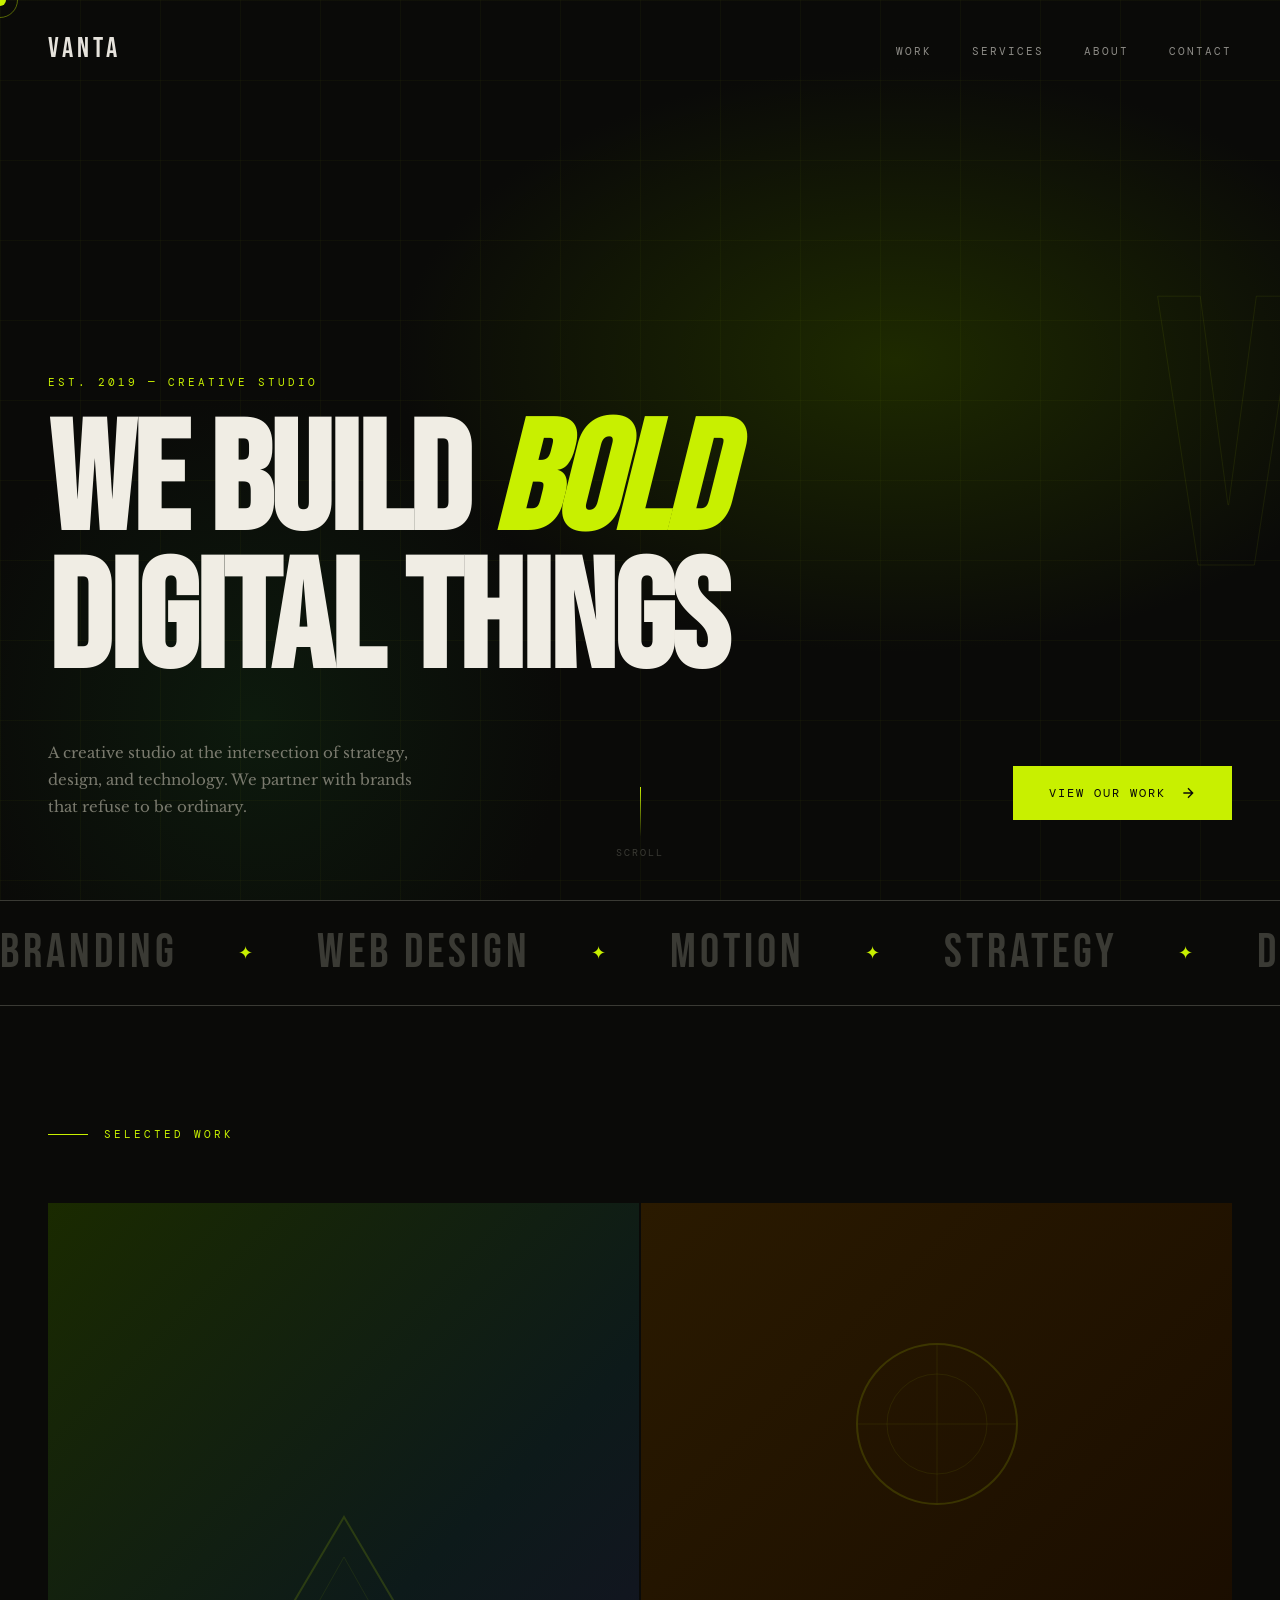
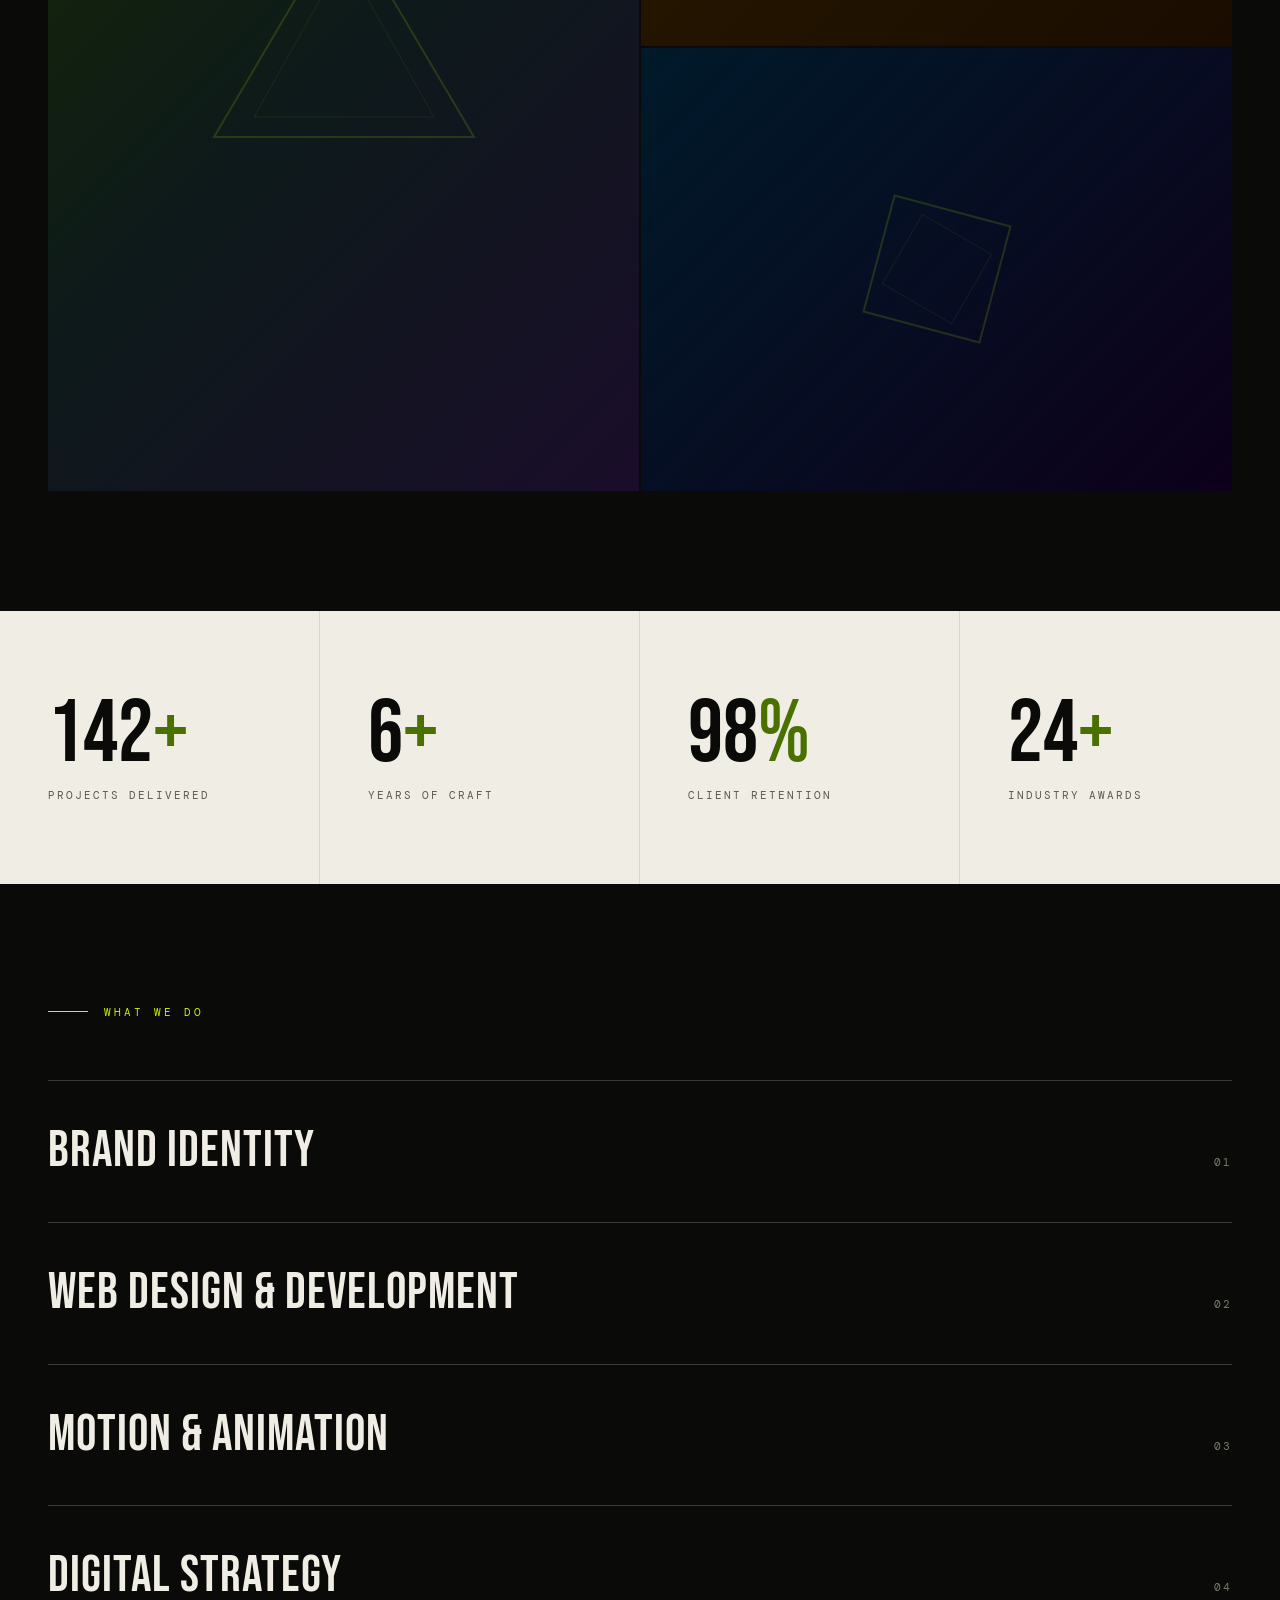
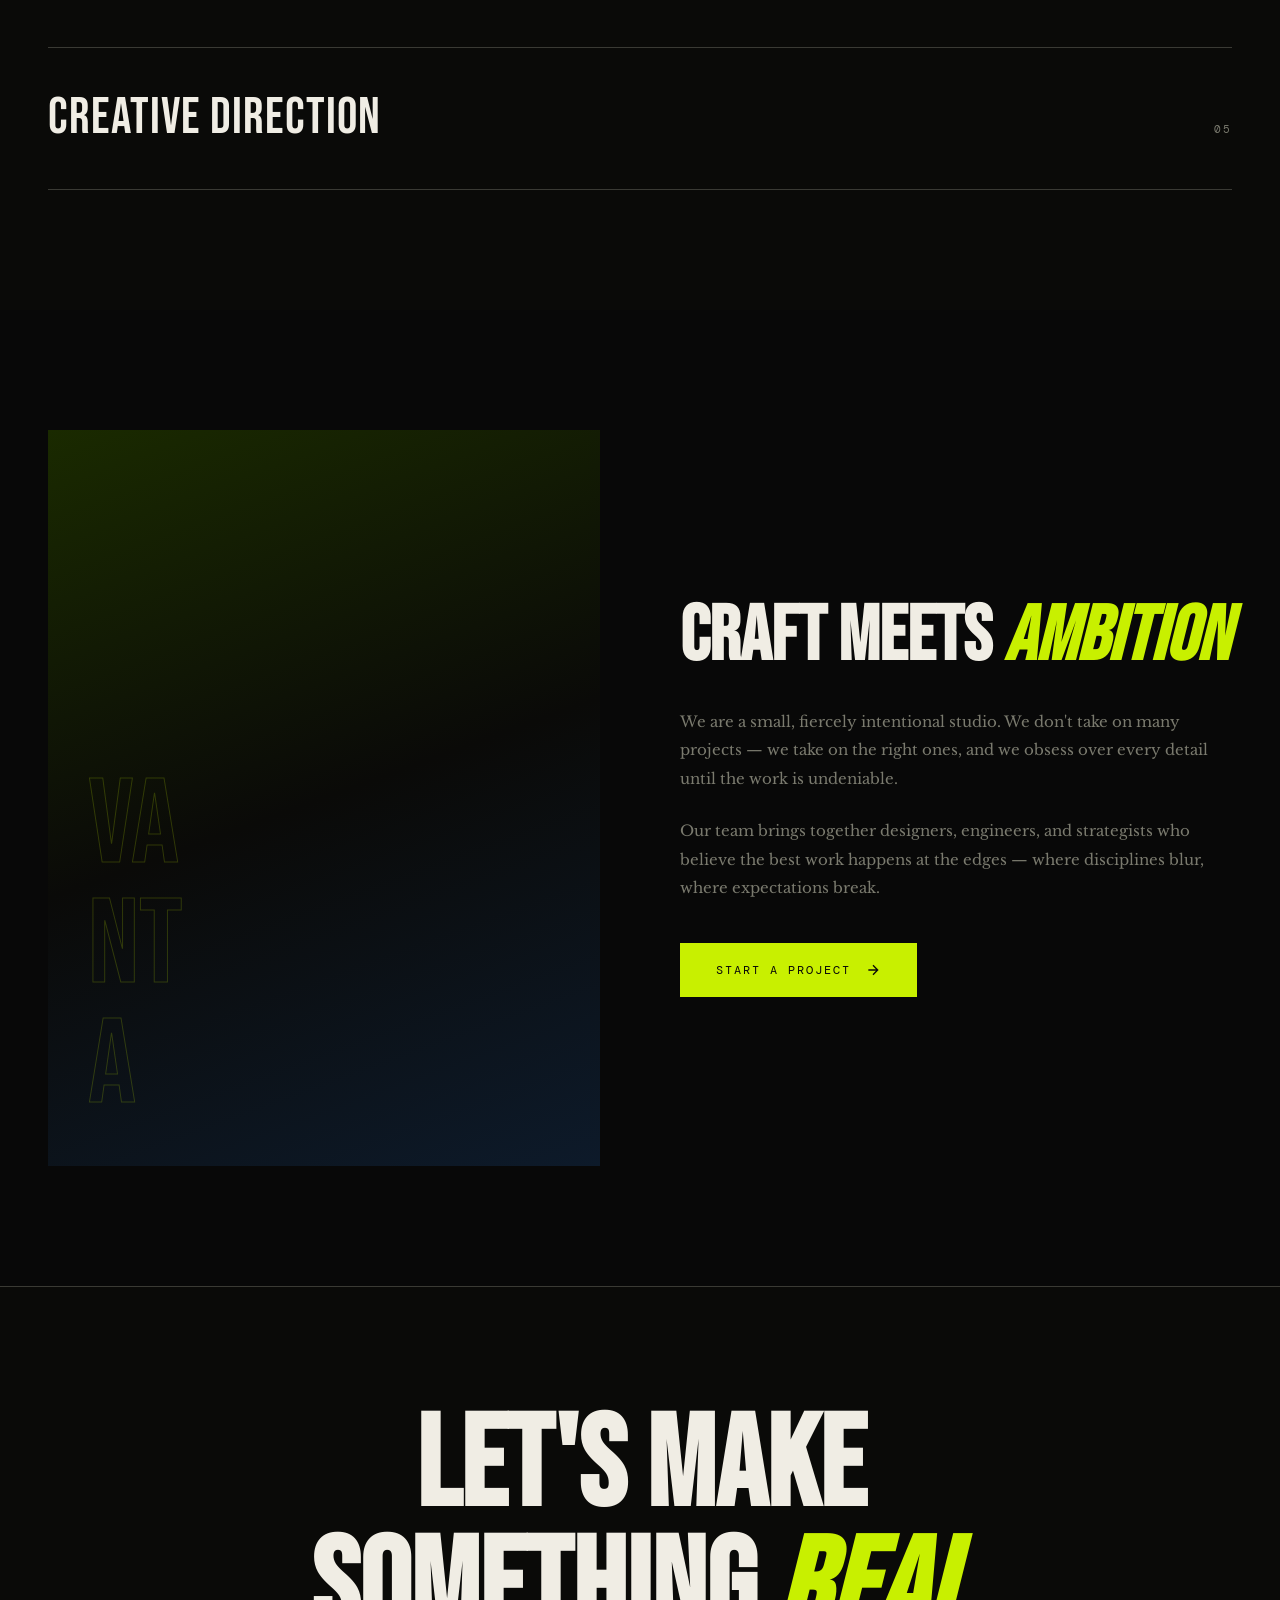
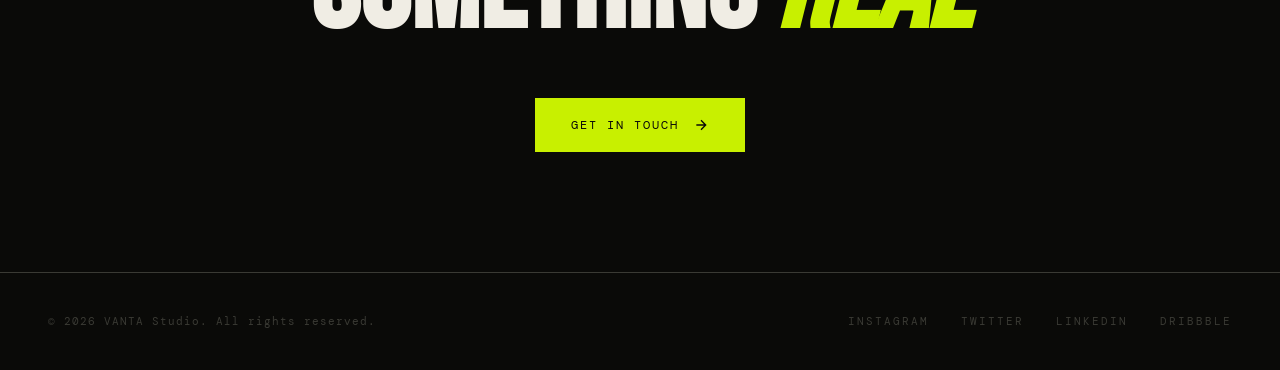
<file: index.html>
<!DOCTYPE html>
<html lang="en">
<head>
  <meta charset="UTF-8" />
  <meta name="viewport" content="width=device-width, initial-scale=1.0"/>
  <title>VANTA — Creative Studio</title>
  <link rel="preconnect" href="https://fonts.googleapis.com">
  <link href="https://fonts.googleapis.com/css2?family=Bebas+Neue&family=Libre+Baskerville:ital,wght@0,400;0,700;1,400&family=DM+Mono:wght@300;400&display=swap" rel="stylesheet">
  <link rel="stylesheet" href="css/reset.css">
  <link rel="stylesheet" href="css/variables.css">
  <link rel="stylesheet" href="css/style.css">
  <link rel="stylesheet" href="css/animations.css">
</head>
<body>

  <div class="cursor" id="cursor"></div>
  <div class="cursor-ring" id="cursorRing"></div>

  <!-- Nav -->
  <nav>
    <div class="logo">VANTA</div>
    <ul class="nav-links">
      <li><a href="#work">Work</a></li>
      <li><a href="#services">Services</a></li>
      <li><a href="#about">About</a></li>
      <li><a href="pages/contact.html">Contact</a></li>
    </ul>
    <button class="nav-toggle" id="navToggle" aria-label="Toggle menu">
      <span></span><span></span><span></span>
    </button>
  </nav>

  <!-- Mobile Menu -->
  <div class="mobile-menu" id="mobileMenu">
    <ul>
      <li><a href="#work">Work</a></li>
      <li><a href="#services">Services</a></li>
      <li><a href="#about">About</a></li>
      <li><a href="pages/contact.html">Contact</a></li>
    </ul>
  </div>

  <!-- Hero -->
  <section class="hero">
    <div class="hero-bg"></div>
    <div class="hero-grid"></div>
    <div class="big-number">V</div>
    <p class="hero-label">Est. 2019 — Creative Studio</p>
    <h1 class="hero-title">We Build <em>Bold</em><br>Digital Things</h1>
    <div class="hero-sub">
      <p class="hero-desc">A creative studio at the intersection of strategy, design, and technology. We partner with brands that refuse to be ordinary.</p>
      <a href="#work" class="cta-btn">
        View Our Work
        <svg width="16" height="16" fill="none" stroke="currentColor" stroke-width="2" viewBox="0 0 24 24"><path d="M5 12h14M12 5l7 7-7 7"/></svg>
      </a>
    </div>
    <div class="scroll-hint">
      <div class="scroll-line"></div>
      Scroll
    </div>
  </section>

  <!-- Marquee -->
  <div class="marquee-wrap">
    <div class="marquee">
      <div class="marquee-item">Branding <span>✦</span> Web Design <span>✦</span> Motion <span>✦</span> Strategy <span>✦</span> Development <span>✦</span></div>
      <div class="marquee-item">Branding <span>✦</span> Web Design <span>✦</span> Motion <span>✦</span> Strategy <span>✦</span> Development <span>✦</span></div>
    </div>
  </div>

  <!-- Work -->
  <section id="work">
    <div class="section-label">Selected Work</div>
    <div class="works-grid">
      <div class="work-card card-1">
        <div class="work-card-bg"></div>
        <div class="card-inner-pattern">
          <svg class="card-shape" width="300" height="300" viewBox="0 0 300 300">
            <polygon points="150,20 280,240 20,240" stroke="#c8f000" stroke-width="2" fill="none"/>
            <polygon points="150,60 240,220 60,220" stroke="#c8f000" stroke-width="1" fill="none" opacity="0.5"/>
          </svg>
        </div>
        <div class="work-info">
          <p class="work-tag">Branding · Identity</p>
          <h3 class="work-title">Apex Mineral Co.</h3>
        </div>
      </div>
      <div class="work-card card-2">
        <div class="work-card-bg"></div>
        <div class="card-inner-pattern">
          <svg class="card-shape" width="200" height="200" viewBox="0 0 200 200">
            <circle cx="100" cy="100" r="80" stroke="#c8f000" stroke-width="2" fill="none"/>
            <circle cx="100" cy="100" r="50" stroke="#c8f000" stroke-width="1" fill="none" opacity="0.5"/>
            <line x1="100" y1="20" x2="100" y2="180" stroke="#c8f000" stroke-width="0.5"/>
            <line x1="20" y1="100" x2="180" y2="100" stroke="#c8f000" stroke-width="0.5"/>
          </svg>
        </div>
        <div class="work-info">
          <p class="work-tag">Web · Motion</p>
          <h3 class="work-title">Orbis Finance</h3>
        </div>
      </div>
      <div class="work-card card-3">
        <div class="work-card-bg"></div>
        <div class="card-inner-pattern">
          <svg class="card-shape" width="200" height="200" viewBox="0 0 200 200">
            <rect x="40" y="40" width="120" height="120" stroke="#c8f000" stroke-width="2" fill="none" transform="rotate(15 100 100)"/>
            <rect x="60" y="60" width="80" height="80" stroke="#c8f000" stroke-width="1" fill="none" transform="rotate(30 100 100)" opacity="0.5"/>
          </svg>
        </div>
        <div class="work-info">
          <p class="work-tag">Strategy · Design</p>
          <h3 class="work-title">Realm Studios</h3>
        </div>
      </div>
    </div>
  </section>

  <!-- Stats -->
  <div class="stats reveal">
    <div class="stat-item"><div class="stat-num">142<em>+</em></div><div class="stat-desc">Projects Delivered</div></div>
    <div class="stat-item"><div class="stat-num">6<em>+</em></div><div class="stat-desc">Years of craft</div></div>
    <div class="stat-item"><div class="stat-num">98<em>%</em></div><div class="stat-desc">Client retention</div></div>
    <div class="stat-item"><div class="stat-num">24<em>+</em></div><div class="stat-desc">Industry Awards</div></div>
  </div>

  <!-- Services -->
  <section id="services">
    <div class="section-label">What We Do</div>
    <ul class="services-list">
      <li class="service-item reveal"><span class="service-name">Brand Identity</span><span class="service-num">01</span></li>
      <li class="service-item reveal" style="transition-delay:0.1s"><span class="service-name">Web Design & Development</span><span class="service-num">02</span></li>
      <li class="service-item reveal" style="transition-delay:0.2s"><span class="service-name">Motion & Animation</span><span class="service-num">03</span></li>
      <li class="service-item reveal" style="transition-delay:0.3s"><span class="service-name">Digital Strategy</span><span class="service-num">04</span></li>
      <li class="service-item reveal" style="transition-delay:0.4s"><span class="service-name">Creative Direction</span><span class="service-num">05</span></li>
    </ul>
  </section>

  <!-- About -->
  <section id="about" class="about-section">
    <div class="about-grid">
      <div class="about-visual reveal">
        <div class="about-visual-bg"></div>
        <div class="about-visual-text">VA<br>NT<br>A</div>
      </div>
      <div class="about-content reveal" style="transition-delay:0.2s">
        <h2>Craft Meets <em>Ambition</em></h2>
        <p>We are a small, fiercely intentional studio. We don't take on many projects — we take on the right ones, and we obsess over every detail until the work is undeniable.</p>
        <p>Our team brings together designers, engineers, and strategists who believe the best work happens at the edges — where disciplines blur, where expectations break.</p>
        <a href="pages/contact.html" class="cta-btn" style="margin-top:16px; display:inline-flex;">
          Start a Project
          <svg width="16" height="16" fill="none" stroke="currentColor" stroke-width="2" viewBox="0 0 24 24"><path d="M5 12h14M12 5l7 7-7 7"/></svg>
        </a>
      </div>
    </div>
  </section>

  <!-- CTA -->
  <section class="cta-section">
    <h2 class="reveal">Let's Make<br>Something <em>Real</em></h2>
    <a href="pages/contact.html" class="cta-btn reveal">
      Get In Touch
      <svg width="16" height="16" fill="none" stroke="currentColor" stroke-width="2" viewBox="0 0 24 24"><path d="M5 12h14M12 5l7 7-7 7"/></svg>
    </a>
  </section>

  <!-- Footer -->
  <footer>
    <div class="footer-copy">© 2026 VANTA Studio. All rights reserved.</div>
    <div class="footer-links">
      <a href="#">Instagram</a>
      <a href="#">Twitter</a>
      <a href="#">LinkedIn</a>
      <a href="#">Dribbble</a>
    </div>
  </footer>

  <script src="js/cursor.js"></script>
  <script src="js/animations.js"></script>
  <script src="js/nav.js"></script>
</body>
</html>
</file>
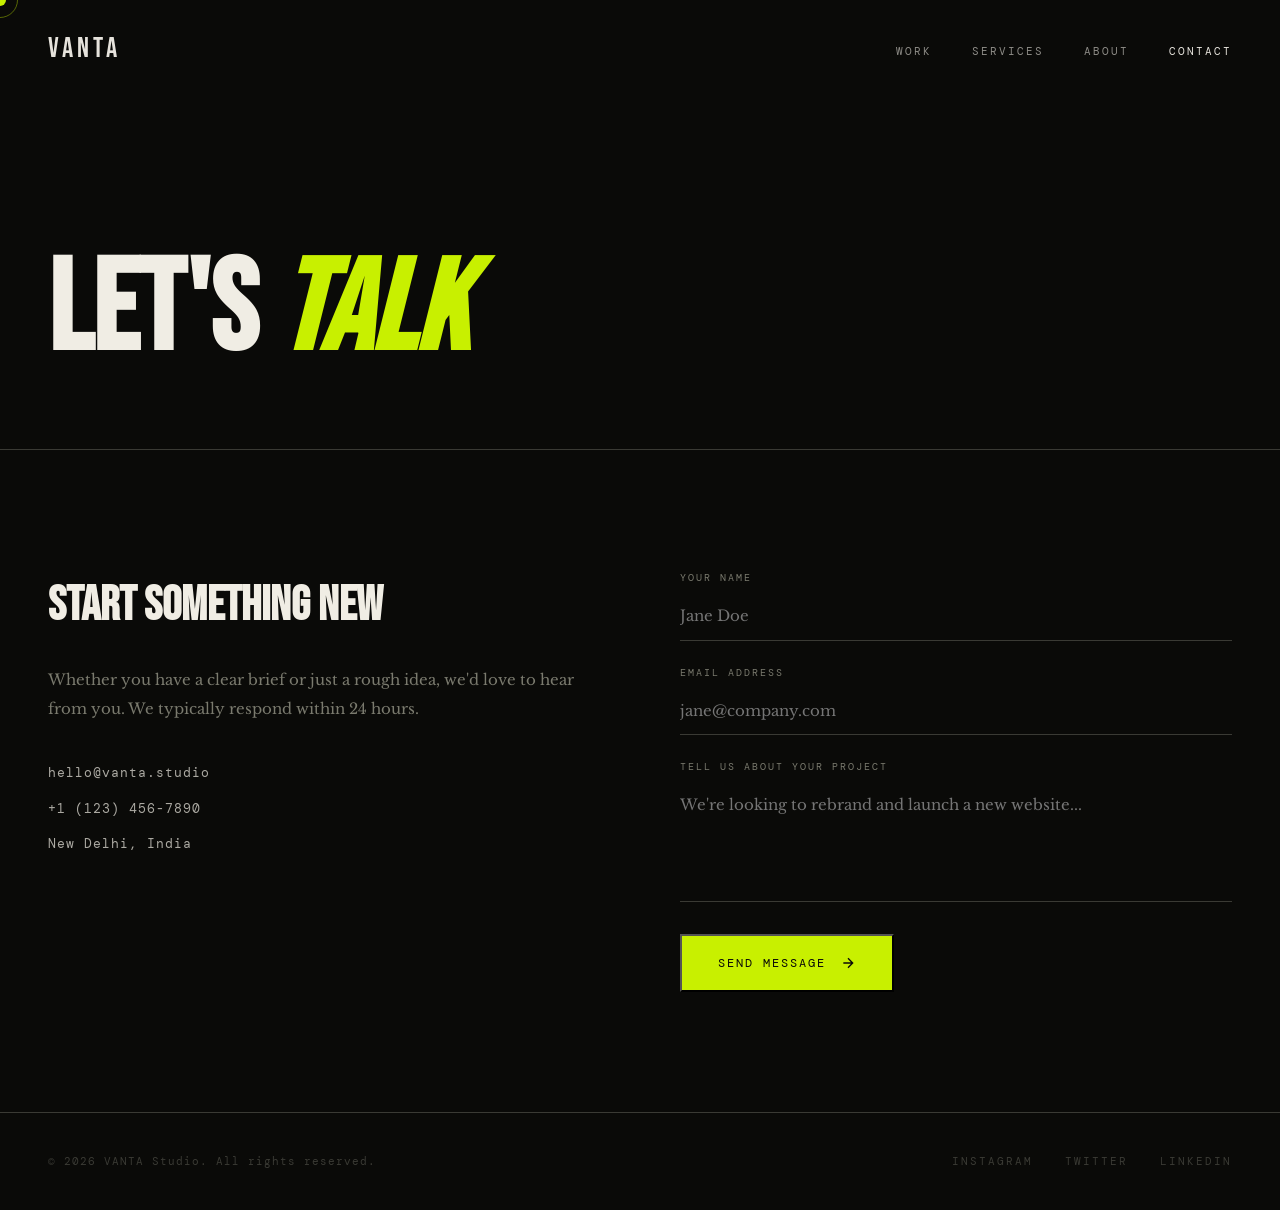
<file: pages/contact.html>
<!DOCTYPE html>
<html lang="en">
<head>
  <meta charset="UTF-8" />
  <meta name="viewport" content="width=device-width, initial-scale=1.0"/>
  <title>Contact — VANTA Studio</title>
  <link rel="preconnect" href="https://fonts.googleapis.com">
  <link href="https://fonts.googleapis.com/css2?family=Bebas+Neue&family=Libre+Baskerville:ital,wght@0,400;0,700;1,400&family=DM+Mono:wght@300;400&display=swap" rel="stylesheet">
  <link rel="stylesheet" href="../css/reset.css">
  <link rel="stylesheet" href="../css/variables.css">
  <link rel="stylesheet" href="../css/style.css">
  <link rel="stylesheet" href="../css/animations.css">
  <style>
    .contact-hero {
      min-height: 50vh;
      display: flex;
      flex-direction: column;
      justify-content: flex-end;
      padding: 0 var(--section-pad-h) 80px;
      border-bottom: 1px solid var(--muted);
    }
    .contact-hero h1 {
      font-family: var(--font-display);
      font-size: clamp(72px, 10vw, 160px);
      line-height: 0.9;
      animation: fadeUp 0.9s 0.3s both;
    }
    .contact-hero h1 em { color: var(--accent); font-style: italic; }

    .contact-grid {
      display: grid;
      grid-template-columns: 1fr 1fr;
      gap: 80px;
      padding: var(--section-pad-v) var(--section-pad-h);
    }

    .contact-info h2 {
      font-family: var(--font-display);
      font-size: 48px;
      margin-bottom: 24px;
    }
    .contact-info p {
      font-size: 15px;
      line-height: 1.9;
      color: var(--mid);
      margin-bottom: 40px;
    }
    .contact-detail {
      display: flex;
      flex-direction: column;
      gap: 16px;
    }
    .contact-detail a {
      font-family: var(--font-mono);
      font-size: 13px;
      letter-spacing: 1px;
      color: var(--fg);
      opacity: 0.7;
      transition: opacity 0.2s, color 0.2s;
    }
    .contact-detail a:hover { opacity: 1; color: var(--accent); }

    .contact-form {
      display: flex;
      flex-direction: column;
      gap: 24px;
    }
    .form-group {
      display: flex;
      flex-direction: column;
      gap: 8px;
    }
    .form-group label {
      font-family: var(--font-mono);
      font-size: 10px;
      letter-spacing: 2px;
      text-transform: uppercase;
      color: var(--mid);
    }
    .form-group input,
    .form-group textarea {
      background: transparent;
      border: none;
      border-bottom: 1px solid var(--muted);
      padding: 12px 0;
      color: var(--fg);
      font-family: var(--font-body);
      font-size: 15px;
      outline: none;
      transition: border-color 0.2s;
      resize: none;
    }
    .form-group input:focus,
    .form-group textarea:focus {
      border-color: var(--accent);
    }
    .form-group textarea { height: 120px; }

    @media (max-width: 768px) {
      .contact-grid { grid-template-columns: 1fr; gap: 48px; }
    }
  </style>
</head>
<body>
  <div class="cursor" id="cursor"></div>
  <div class="cursor-ring" id="cursorRing"></div>

  <nav>
    <a href="../index.html" class="logo">VANTA</a>
    <ul class="nav-links">
      <li><a href="../index.html#work">Work</a></li>
      <li><a href="../index.html#services">Services</a></li>
      <li><a href="../index.html#about">About</a></li>
      <li><a href="contact.html" style="opacity:1">Contact</a></li>
    </ul>
  </nav>

  <div class="contact-hero">
    <h1>Let's <em>Talk</em></h1>
  </div>

  <div class="contact-grid">
    <div class="contact-info reveal">
      <h2>Start Something New</h2>
      <p>Whether you have a clear brief or just a rough idea, we'd love to hear from you. We typically respond within 24 hours.</p>
      <div class="contact-detail">
        <a href="mailto:hello@vanta.studio">hello@vanta.studio</a>
        <a href="tel:+11234567890">+1 (123) 456-7890</a>
        <a href="#">New Delhi, India</a>
      </div>
    </div>

    <form class="contact-form reveal" style="transition-delay:0.2s" onsubmit="return false;">
      <div class="form-group">
        <label for="name">Your Name</label>
        <input type="text" id="name" placeholder="Jane Doe" />
      </div>
      <div class="form-group">
        <label for="email">Email Address</label>
        <input type="email" id="email" placeholder="jane@company.com" />
      </div>
      <div class="form-group">
        <label for="project">Tell Us About Your Project</label>
        <textarea id="project" placeholder="We're looking to rebrand and launch a new website..."></textarea>
      </div>
      <button type="submit" class="cta-btn" style="align-self: flex-start; margin-top: 8px;">
        Send Message
        <svg width="16" height="16" fill="none" stroke="currentColor" stroke-width="2" viewBox="0 0 24 24"><path d="M5 12h14M12 5l7 7-7 7"/></svg>
      </button>
    </form>
  </div>

  <footer>
    <div class="footer-copy">© 2026 VANTA Studio. All rights reserved.</div>
    <div class="footer-links">
      <a href="#">Instagram</a>
      <a href="#">Twitter</a>
      <a href="#">LinkedIn</a>
    </div>
  </footer>

  <script src="../js/cursor.js"></script>
  <script src="../js/animations.js"></script>
  <script src="../js/nav.js"></script>
</body>
</html>
</file>
<file: css/variables.css>
:root {
  /* ─── Colors ─────────────────────────────── */
  --bg:       #0a0a08;
  --fg:       #f0ede4;
  --accent:   #c8f000;
  --muted:    #3a3a34;
  --mid:      #7a7a6e;
  --light-bg: #f0ede4;

  /* ─── Typography ─────────────────────────── */
  --font-display: 'Bebas Neue', sans-serif;
  --font-body:    'Libre Baskerville', serif;
  --font-mono:    'DM Mono', monospace;

  /* ─── Spacing ────────────────────────────── */
  --section-pad-v: 120px;
  --section-pad-h: 48px;
  --nav-height: 80px;

  /* ─── Transitions ────────────────────────── */
  --ease-out:        cubic-bezier(0.25, 0.46, 0.45, 0.94);
  --transition-base: 0.3s var(--ease-out);
  --transition-slow: 0.6s var(--ease-out);
}

@media (max-width: 768px) {
  :root {
    --section-pad-v: 80px;
    --section-pad-h: 24px;
  }
}
</file>
<file: css/style.css>
/* ============================================================
   VANTA Creative Studio — Main Styles
   style.css
   ============================================================ */

body {
  background: var(--bg);
  color: var(--fg);
  font-family: var(--font-body);
  overflow-x: hidden;
  cursor: none;
}

/* ─── Custom Cursor ────────────────────────────────────────── */
.cursor {
  width: 12px; height: 12px;
  background: var(--accent);
  border-radius: 50%;
  position: fixed;
  pointer-events: none;
  z-index: 9999;
  transform: translate(-50%, -50%);
  transition: transform 0.15s ease, width 0.2s, height 0.2s;
}
.cursor-ring {
  width: 36px; height: 36px;
  border: 1px solid rgba(200,240,0,0.4);
  border-radius: 50%;
  position: fixed;
  pointer-events: none;
  z-index: 9998;
  transform: translate(-50%, -50%);
  transition: width 0.3s, height 0.3s;
}

/* ─── Navigation ───────────────────────────────────────────── */
nav {
  position: fixed;
  top: 0; left: 0; right: 0;
  display: flex;
  align-items: center;
  justify-content: space-between;
  padding: 28px var(--section-pad-h);
  z-index: 100;
  mix-blend-mode: difference;
}

.logo {
  font-family: var(--font-display);
  font-size: 28px;
  letter-spacing: 4px;
  color: var(--fg);
}

.nav-links {
  display: flex;
  gap: 40px;
}
.nav-links a {
  font-family: var(--font-mono);
  font-size: 11px;
  letter-spacing: 2px;
  text-transform: uppercase;
  color: var(--fg);
  opacity: 0.6;
  transition: opacity var(--transition-base);
}
.nav-links a:hover { opacity: 1; }

.nav-toggle {
  display: none;
  flex-direction: column;
  gap: 5px;
  background: none;
  border: none;
  cursor: none;
  padding: 4px;
}
.nav-toggle span {
  display: block;
  width: 24px; height: 1px;
  background: var(--fg);
  transition: var(--transition-base);
}

/* Mobile menu */
.mobile-menu {
  position: fixed;
  inset: 0;
  background: var(--bg);
  z-index: 99;
  display: flex;
  align-items: center;
  justify-content: center;
  opacity: 0;
  pointer-events: none;
  transition: opacity var(--transition-base);
}
.mobile-menu.open {
  opacity: 1;
  pointer-events: all;
}
.mobile-menu ul {
  display: flex;
  flex-direction: column;
  gap: 32px;
  text-align: center;
}
.mobile-menu a {
  font-family: var(--font-display);
  font-size: 56px;
  letter-spacing: 3px;
  color: var(--fg);
  transition: color var(--transition-base);
}
.mobile-menu a:hover { color: var(--accent); }

/* ─── Hero ──────────────────────────────────────────────────── */
.hero {
  min-height: 100vh;
  display: flex;
  flex-direction: column;
  justify-content: flex-end;
  padding: 0 var(--section-pad-h) 80px;
  position: relative;
  overflow: hidden;
}

.hero-bg {
  position: absolute; inset: 0;
  background:
    radial-gradient(ellipse 60% 50% at 70% 40%, #1e2a00 0%, transparent 65%),
    radial-gradient(ellipse 40% 60% at 20% 80%, #0d1a0d 0%, transparent 60%);
}

.hero-grid {
  position: absolute; inset: 0;
  background-image:
    linear-gradient(rgba(200,240,0,0.03) 1px, transparent 1px),
    linear-gradient(90deg, rgba(200,240,0,0.03) 1px, transparent 1px);
  background-size: 80px 80px;
}

.big-number {
  position: absolute;
  top: 50%; right: -20px;
  transform: translateY(-50%);
  font-family: var(--font-display);
  font-size: clamp(200px, 30vw, 420px);
  color: transparent;
  -webkit-text-stroke: 1px rgba(200,240,0,0.08);
  line-height: 1;
  pointer-events: none;
  user-select: none;
}

.hero-label {
  font-family: var(--font-mono);
  font-size: 11px;
  letter-spacing: 3px;
  text-transform: uppercase;
  color: var(--accent);
  margin-bottom: 24px;
  opacity: 0;
  animation: fadeUp 0.8s 0.2s forwards;
}

.hero-title {
  font-family: var(--font-display);
  font-size: clamp(72px, 12vw, 200px);
  line-height: 0.9;
  letter-spacing: -2px;
  max-width: 900px;
  opacity: 0;
  animation: fadeUp 0.9s 0.4s forwards;
}
.hero-title em {
  font-style: italic;
  color: var(--accent);
}

.hero-sub {
  display: flex;
  align-items: flex-end;
  justify-content: space-between;
  margin-top: 48px;
  opacity: 0;
  animation: fadeUp 0.9s 0.6s forwards;
}

.hero-desc {
  max-width: 380px;
  font-size: 15px;
  line-height: 1.8;
  color: var(--mid);
}

.scroll-hint {
  position: absolute;
  bottom: 40px; left: 50%;
  transform: translateX(-50%);
  display: flex;
  flex-direction: column;
  align-items: center;
  gap: 8px;
  font-family: var(--font-mono);
  font-size: 10px;
  letter-spacing: 2px;
  color: var(--muted);
  text-transform: uppercase;
  animation: fadeIn 1.2s 1s both;
}
.scroll-line {
  width: 1px; height: 50px;
  background: linear-gradient(to bottom, var(--accent), transparent);
  animation: scrollPulse 2s infinite;
}

/* ─── CTA Button ────────────────────────────────────────────── */
.cta-btn {
  display: inline-flex;
  align-items: center;
  gap: 14px;
  background: var(--accent);
  color: var(--bg);
  padding: 18px 36px;
  font-family: var(--font-mono);
  font-size: 12px;
  letter-spacing: 2px;
  text-transform: uppercase;
  transition: transform 0.2s, box-shadow 0.2s;
}
.cta-btn:hover {
  transform: translate(-3px, -3px);
  box-shadow: 6px 6px 0 rgba(200,240,0,0.3);
}
.cta-btn svg { transition: transform 0.2s; }
.cta-btn:hover svg { transform: translateX(4px); }

/* ─── Marquee ───────────────────────────────────────────────── */
.marquee-wrap {
  border-top: 1px solid var(--muted);
  border-bottom: 1px solid var(--muted);
  overflow: hidden;
  padding: 16px 0;
}
.marquee {
  display: flex;
  gap: 60px;
  animation: marquee 20s linear infinite;
  width: max-content;
}
.marquee-item {
  font-family: var(--font-display);
  font-size: 48px;
  letter-spacing: 4px;
  color: var(--muted);
  white-space: nowrap;
  display: flex;
  align-items: center;
  gap: 60px;
}
.marquee-item span {
  color: var(--accent);
  font-size: 18px;
}

/* ─── Sections ──────────────────────────────────────────────── */
section {
  padding: var(--section-pad-v) var(--section-pad-h);
}

.section-label {
  font-family: var(--font-mono);
  font-size: 11px;
  letter-spacing: 3px;
  text-transform: uppercase;
  color: var(--accent);
  margin-bottom: 60px;
  display: flex;
  align-items: center;
  gap: 16px;
}
.section-label::before {
  content: '';
  width: 40px; height: 1px;
  background: var(--accent);
}

/* ─── Work Grid ─────────────────────────────────────────────── */
.works-grid {
  display: grid;
  grid-template-columns: 1fr 1fr;
  gap: 2px;
}

.work-card {
  position: relative;
  aspect-ratio: 4/3;
  overflow: hidden;
  background: var(--muted);
  cursor: none;
}
.work-card:first-child {
  grid-row: span 2;
  aspect-ratio: auto;
}

.work-card-bg {
  position: absolute; inset: 0;
  transition: transform var(--transition-slow);
}
.work-card:hover .work-card-bg { transform: scale(1.05); }

.card-1 .work-card-bg { background: linear-gradient(135deg, #1a2a00, #0d1a1a, #1a0d2a); }
.card-2 .work-card-bg { background: linear-gradient(135deg, #2a1a00, #1a0d00); }
.card-3 .work-card-bg { background: linear-gradient(135deg, #001a2a, #0d001a); }

.card-inner-pattern {
  position: absolute; inset: 0;
  display: flex;
  align-items: center;
  justify-content: center;
}
.card-shape {
  opacity: 0.15;
  transition: opacity 0.4s, transform var(--transition-slow);
}
.work-card:hover .card-shape {
  opacity: 0.3;
  transform: rotate(15deg) scale(1.1);
}

.work-info {
  position: absolute;
  bottom: 0; left: 0; right: 0;
  padding: 32px;
  background: linear-gradient(to top, rgba(10,10,8,0.95), transparent);
  transform: translateY(20px);
  opacity: 0;
  transition: all 0.4s ease;
}
.work-card:hover .work-info {
  transform: translateY(0);
  opacity: 1;
}

.work-tag {
  font-family: var(--font-mono);
  font-size: 10px;
  letter-spacing: 2px;
  text-transform: uppercase;
  color: var(--accent);
  margin-bottom: 8px;
}
.work-title {
  font-family: var(--font-display);
  font-size: 32px;
  letter-spacing: 1px;
}

/* ─── Stats ─────────────────────────────────────────────────── */
.stats {
  background: var(--fg);
  color: var(--bg);
  display: grid;
  grid-template-columns: repeat(4, 1fr);
}
.stat-item {
  padding: 80px var(--section-pad-h);
  border-right: 1px solid rgba(10,10,8,0.1);
}
.stat-item:last-child { border-right: none; }
.stat-num {
  font-family: var(--font-display);
  font-size: 88px;
  line-height: 1;
}
.stat-num em {
  color: #4a7000;
  font-style: normal;
}
.stat-desc {
  font-family: var(--font-mono);
  font-size: 11px;
  letter-spacing: 2px;
  text-transform: uppercase;
  color: #5a5a50;
  margin-top: 8px;
}

/* ─── Services ──────────────────────────────────────────────── */
.services-list { list-style: none; }
.service-item {
  display: flex;
  align-items: baseline;
  justify-content: space-between;
  padding: 32px 0;
  border-bottom: 1px solid var(--muted);
  transition: padding-left 0.3s;
}
.service-item:hover { padding-left: 16px; }
.service-item:first-child { border-top: 1px solid var(--muted); }
.service-name {
  font-family: var(--font-display);
  font-size: clamp(32px, 4vw, 56px);
  letter-spacing: 1px;
}
.service-num {
  font-family: var(--font-mono);
  font-size: 11px;
  letter-spacing: 2px;
  color: var(--mid);
}

/* ─── About ─────────────────────────────────────────────────── */
.about-section { background: #080808; }
.about-grid {
  display: grid;
  grid-template-columns: 1fr 1fr;
  gap: 80px;
  align-items: center;
}
.about-visual {
  aspect-ratio: 3/4;
  background: var(--muted);
  position: relative;
  overflow: hidden;
}
.about-visual-bg {
  position: absolute; inset: 0;
  background: linear-gradient(160deg, #1a2a00, #0a0a08 50%, #0d1a2a);
}
.about-visual-text {
  position: absolute;
  bottom: 40px; left: 40px;
  font-family: var(--font-display);
  font-size: 120px;
  line-height: 1;
  color: transparent;
  -webkit-text-stroke: 1px rgba(200,240,0,0.2);
}
.about-content h2 {
  font-family: var(--font-display);
  font-size: clamp(48px, 6vw, 88px);
  line-height: 1;
  margin-bottom: 32px;
}
.about-content h2 em { color: var(--accent); font-style: italic; }
.about-content p {
  font-size: 15px;
  line-height: 1.9;
  color: var(--mid);
  margin-bottom: 24px;
}

/* ─── CTA Section ───────────────────────────────────────────── */
.cta-section {
  text-align: center;
  border-top: 1px solid var(--muted);
}
.cta-section h2 {
  font-family: var(--font-display);
  font-size: clamp(64px, 10vw, 160px);
  line-height: 0.95;
  margin-bottom: 48px;
}
.cta-section h2 em { color: var(--accent); font-style: italic; }

/* ─── Footer ────────────────────────────────────────────────── */
footer {
  padding: 40px var(--section-pad-h);
  border-top: 1px solid var(--muted);
  display: flex;
  justify-content: space-between;
  align-items: center;
}
.footer-copy {
  font-family: var(--font-mono);
  font-size: 11px;
  letter-spacing: 1px;
  color: var(--muted);
}
.footer-links { display: flex; gap: 32px; }
.footer-links a {
  font-family: var(--font-mono);
  font-size: 11px;
  letter-spacing: 2px;
  text-transform: uppercase;
  color: var(--muted);
  transition: color var(--transition-base);
}
.footer-links a:hover { color: var(--accent); }

/* ─── Reveal ────────────────────────────────────────────────── */
.reveal {
  opacity: 0;
  transform: translateY(40px);
  transition: opacity 0.8s ease, transform 0.8s ease;
}
.reveal.visible {
  opacity: 1;
  transform: translateY(0);
}

/* ─── Responsive ────────────────────────────────────────────── */
@media (max-width: 768px) {
  .nav-links { display: none; }
  .nav-toggle { display: flex; }

  .hero-sub {
    flex-direction: column;
    align-items: flex-start;
    gap: 32px;
  }

  .works-grid { grid-template-columns: 1fr; }
  .work-card:first-child { grid-row: span 1; aspect-ratio: 4/3; }

  .stats { grid-template-columns: 1fr 1fr; }
  .stat-item { border-right: none; border-bottom: 1px solid rgba(10,10,8,0.1); }

  .about-grid { grid-template-columns: 1fr; gap: 40px; }

  footer {
    flex-direction: column;
    gap: 24px;
    text-align: center;
  }
}
</file>
<file: css/animations.css>
/* ============================================================
   VANTA Creative Studio — Animations
   animations.css
   ============================================================ */

@keyframes fadeUp {
  from {
    opacity: 0;
    transform: translateY(30px);
  }
  to {
    opacity: 1;
    transform: translateY(0);
  }
}

@keyframes fadeIn {
  from { opacity: 0; }
  to   { opacity: 1; }
}

@keyframes marquee {
  from { transform: translateX(0); }
  to   { transform: translateX(-50%); }
}

@keyframes scrollPulse {
  0%, 100% { opacity: 0.3; }
  50%       { opacity: 1; }
}

@keyframes spinSlow {
  from { transform: rotate(0deg); }
  to   { transform: rotate(360deg); }
}
</file>
